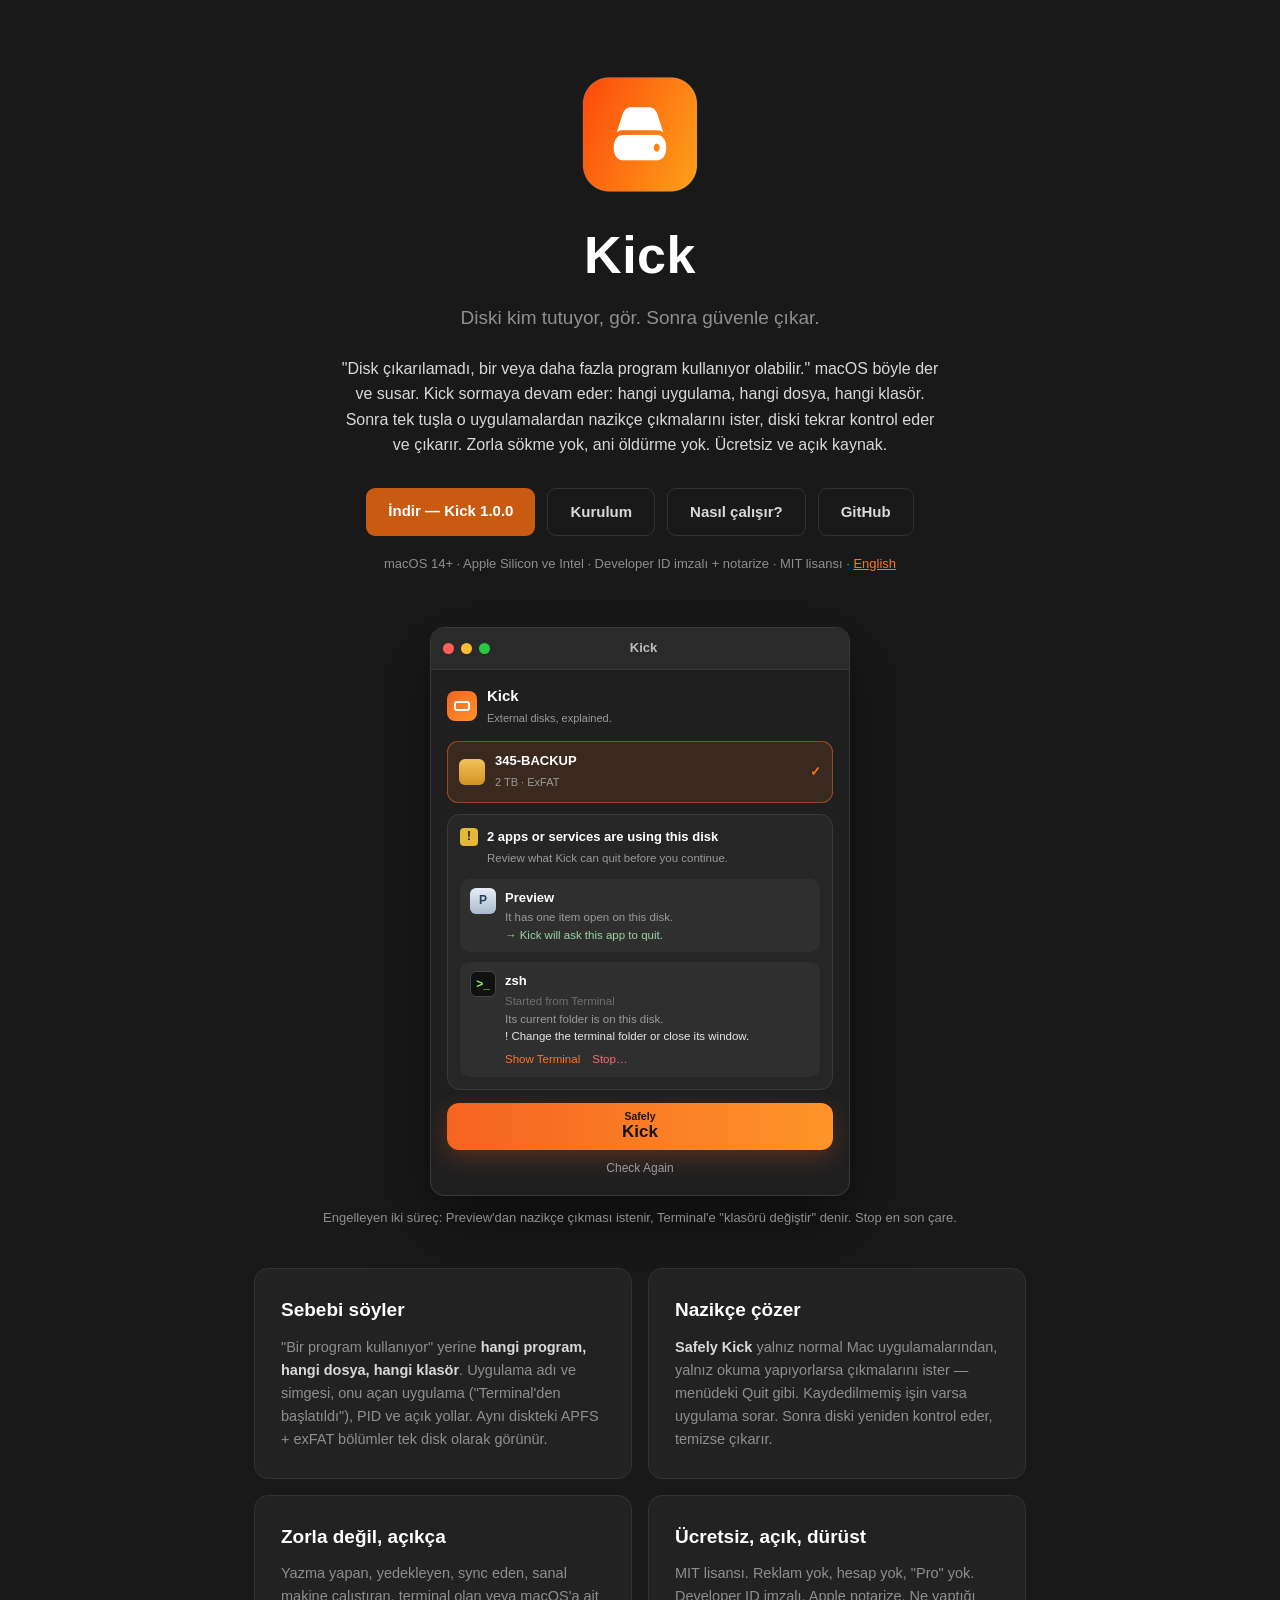
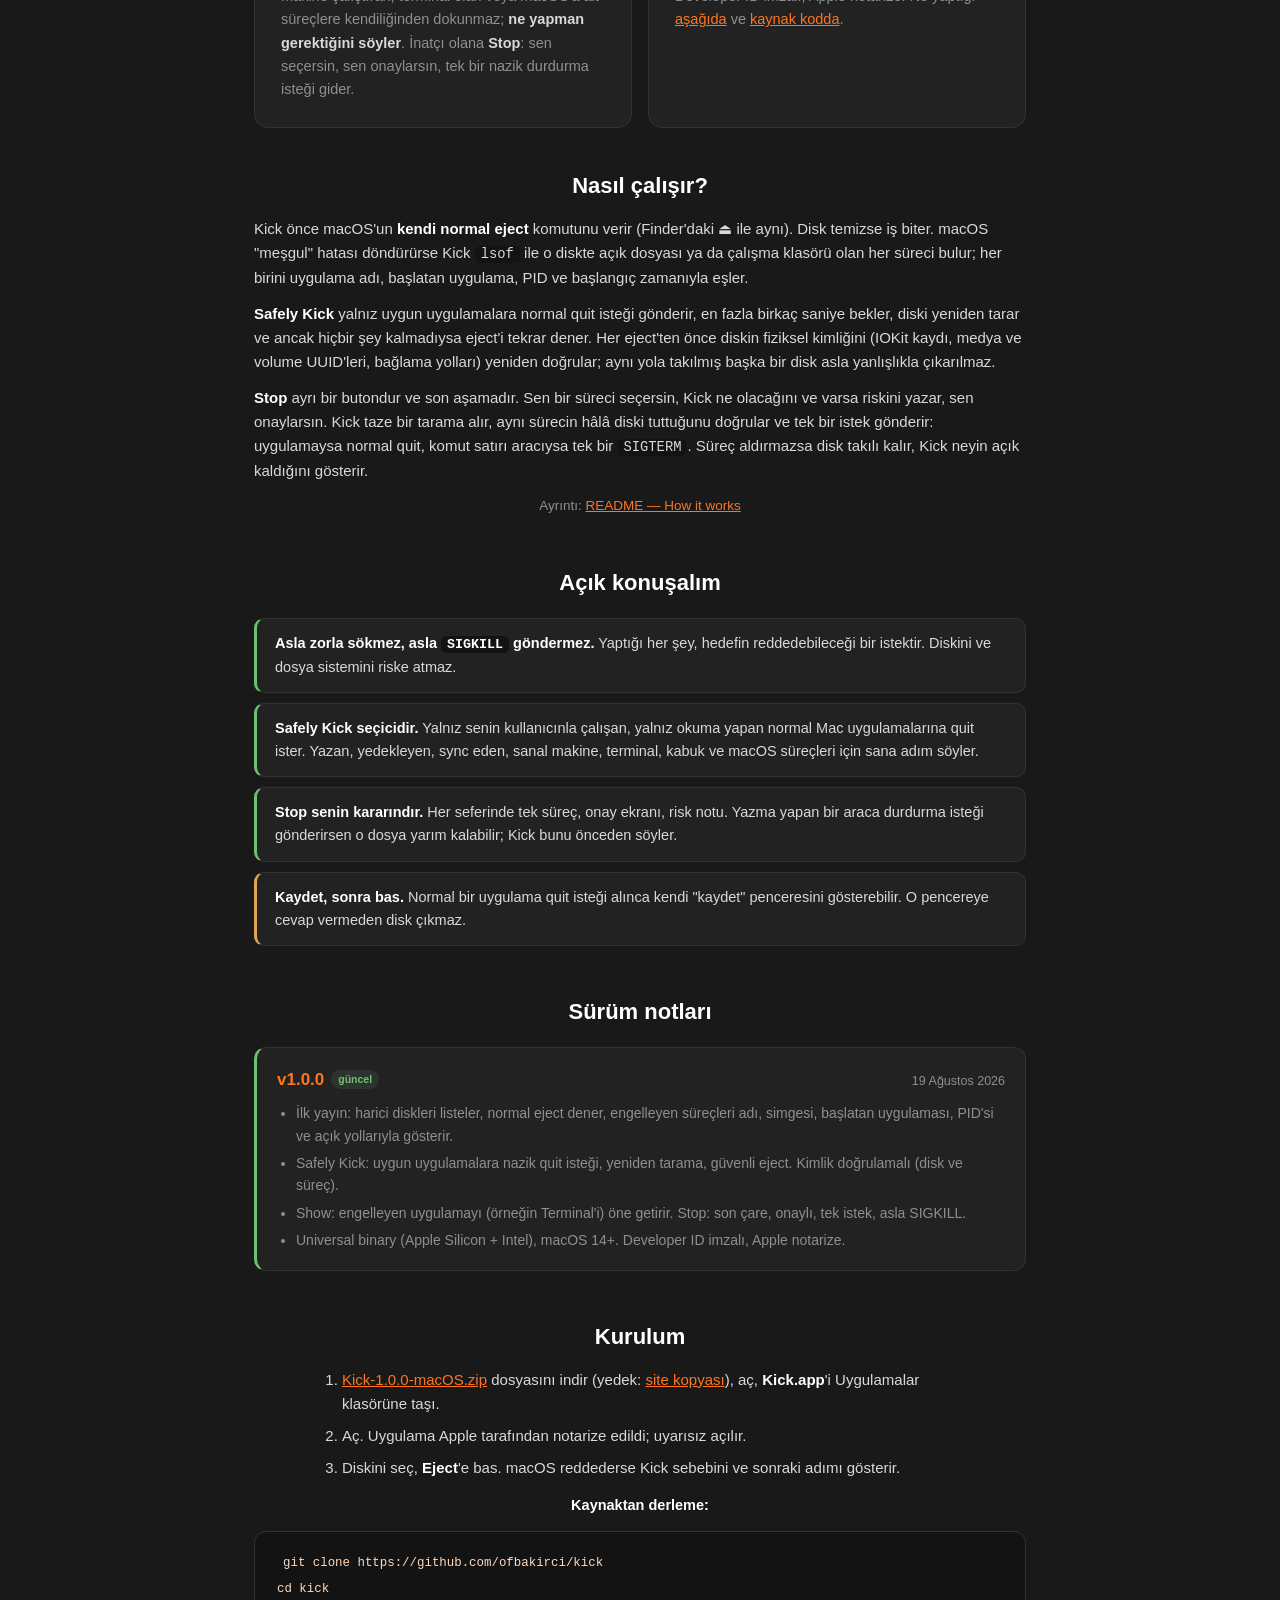
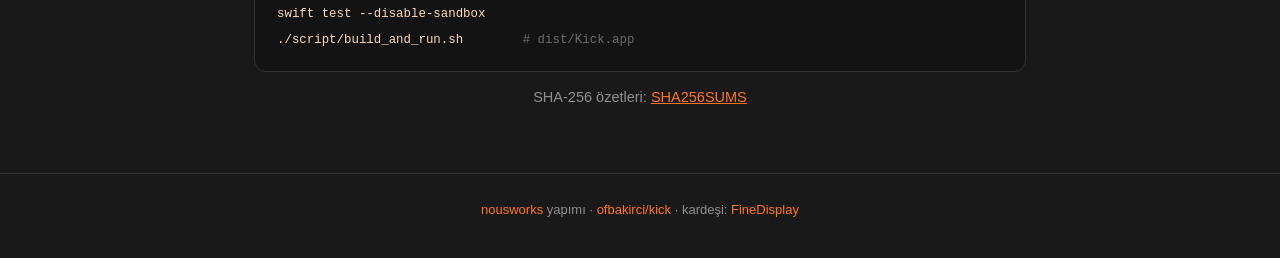
<file: site/index.html>
<!DOCTYPE html>
<html lang="tr">
<head>
<meta charset="UTF-8">
<meta name="viewport" content="width=device-width, initial-scale=1">
<title>Kick — "Disk kullanımda" diyen macOS'a kim tutuyor diye sor, sonra güvenle çıkar</title>
<meta name="description" content="macOS harici diski çıkarmıyor, 'bir program kullanıyor' diyor ama hangisi demiyor. Kick söyler: hangi uygulama, hangi dosya. Sonra nazikçe kapattırır ve diski güvenle çıkarır. Ücretsiz, açık kaynak, Apple notarize.">
<link rel="icon" href="icon.png" type="image/png">
<link rel="alternate" hreflang="en" href="https://kick.nousworks.co/en/">
<link rel="alternate" hreflang="tr" href="https://kick.nousworks.co/">
<meta property="og:title" content="Kick — diski kim tutuyor, gör; güvenle çıkar">
<meta property="og:description" content="macOS'un 'disk kullanımda' uyarısının sebebini gösterir, nazikçe çözer, diski çıkarır. Ücretsiz, açık kaynak.">
<meta property="og:image" content="https://kick.nousworks.co/icon.png">
<link rel="stylesheet" href="style.css">
</head>
<body>

<div class="wrap">

  <section class="hero">
    <img class="logo" src="icon.png" width="128" height="128" alt="Kick simgesi: turuncu zemin üzerinde harici disk">
    <h1>Kick</h1>
    <div class="tagline">Diski kim tutuyor, gör. Sonra güvenle çıkar.</div>
    <p class="pitch">"Disk çıkarılamadı, bir veya daha fazla program kullanıyor olabilir."
    macOS böyle der ve susar. Kick sormaya devam eder: hangi uygulama, hangi dosya, hangi
    klasör. Sonra tek tuşla o uygulamalardan nazikçe çıkmalarını ister, diski tekrar
    kontrol eder ve çıkarır. Zorla sökme yok, ani öldürme yok. Ücretsiz ve açık kaynak.</p>
    <div class="cta">
      <a class="btn primary" href="https://github.com/ofbakirci/kick/releases/download/v1.0.0/Kick-1.0.0-macOS.zip">İndir — Kick 1.0.0</a>
      <a class="btn ghost" href="#kurulum">Kurulum</a>
      <a class="btn ghost" href="#nasil">Nasıl çalışır?</a>
      <a class="btn ghost" href="https://github.com/ofbakirci/kick">GitHub</a>
    </div>
    <p class="meta">macOS 14+ · Apple Silicon ve Intel · Developer ID imzalı + notarize · MIT lisansı · <a href="en/">English</a></p>
  </section>

  <div class="shot" aria-label="Kick penceresi örneği">
    <div class="win">
      <div class="win-bar"><span class="dot r"></span><span class="dot y"></span><span class="dot g"></span><span class="win-title">Kick</span></div>
      <div class="win-body">
        <div class="win-head"><span class="app-ico"><i></i></span><div><b>Kick</b><small>External disks, explained.</small></div></div>
        <div class="disk"><span class="disk-ico"></span><div><b>345-BACKUP</b><small>2 TB · ExFAT</small></div><span class="check">✓</span></div>
        <div class="panel">
          <div class="panel-head"><span class="warn">!</span><div><b>2 apps or services are using this disk</b><small>Review what Kick can quit before you continue.</small></div></div>
          <div class="proc">
            <span class="proc-ico prev">P</span>
            <div class="proc-text"><b>Preview</b><small>It has one item open on this disk.</small><small class="ok">→ Kick will ask this app to quit.</small></div>
          </div>
          <div class="proc">
            <span class="proc-ico term">&gt;_</span>
            <div class="proc-text"><b>zsh</b><small class="dim">Started from Terminal</small><small>Its current folder is on this disk.</small><small class="act">! Change the terminal folder or close its window.</small><span class="links"><span>Show Terminal</span><span class="stop">Stop…</span></span></div>
          </div>
        </div>
        <div class="kick-btn"><small>Safely</small><b>Kick</b></div>
        <div class="check-again">Check Again</div>
      </div>
    </div>
    <p class="shot-caption">Engelleyen iki süreç: Preview'dan nazikçe çıkması istenir, Terminal'e "klasörü değiştir" denir. Stop en son çare.</p>
  </div>

  <section class="cards">
    <div class="card">
      <h2>Sebebi söyler</h2>
      <p>"Bir program kullanıyor" yerine <b>hangi program, hangi dosya, hangi klasör</b>.
      Uygulama adı ve simgesi, onu açan uygulama ("Terminal'den başlatıldı"), PID ve açık yollar.
      Aynı diskteki APFS + exFAT bölümler tek disk olarak görünür.</p>
    </div>
    <div class="card">
      <h2>Nazikçe çözer</h2>
      <p><b>Safely Kick</b> yalnız normal Mac uygulamalarından, yalnız okuma yapıyorlarsa
      çıkmalarını ister — menüdeki Quit gibi. Kaydedilmemiş işin varsa uygulama sorar. Sonra diski
      yeniden kontrol eder, temizse çıkarır.</p>
    </div>
    <div class="card">
      <h2>Zorla değil, açıkça</h2>
      <p>Yazma yapan, yedekleyen, sync eden, sanal makine çalıştıran, terminal olan veya macOS'a
      ait süreçlere kendiliğinden dokunmaz; <b>ne yapman gerektiğini söyler</b>. İnatçı olana
      <b>Stop</b>: sen seçersin, sen onaylarsın, tek bir nazik durdurma isteği gider.</p>
    </div>
    <div class="card">
      <h2>Ücretsiz, açık, dürüst</h2>
      <p>MIT lisansı. Reklam yok, hesap yok, "Pro" yok. Developer ID imzalı, Apple notarize.
      Ne yaptığı <a href="#nasil">aşağıda</a> ve <a href="https://github.com/ofbakirci/kick">kaynak kodda</a>.</p>
    </div>
  </section>

  <section class="how" id="nasil">
    <h2>Nasıl çalışır?</h2>
    <p>Kick önce macOS'un <b>kendi normal eject</b> komutunu verir (Finder'daki ⏏ ile aynı).
    Disk temizse iş biter. macOS "meşgul" hatası döndürürse Kick <code>lsof</code> ile o
    diskte açık dosyası ya da çalışma klasörü olan her süreci bulur; her birini uygulama adı,
    başlatan uygulama, PID ve başlangıç zamanıyla eşler.</p>
    <p><b>Safely Kick</b> yalnız uygun uygulamalara normal quit isteği gönderir, en fazla birkaç
    saniye bekler, diski yeniden tarar ve ancak hiçbir şey kalmadıysa eject'i tekrar dener. Her
    eject'ten önce diskin fiziksel kimliğini (IOKit kaydı, medya ve volume UUID'leri, bağlama
    yolları) yeniden doğrular; aynı yola takılmış başka bir disk asla yanlışlıkla çıkarılmaz.</p>
    <p><b>Stop</b> ayrı bir butondur ve son aşamadır. Sen bir süreci seçersin, Kick ne olacağını
    ve varsa riskini yazar, sen onaylarsın. Kick taze bir tarama alır, aynı sürecin hâlâ diski
    tuttuğunu doğrular ve tek bir istek gönderir: uygulamaysa normal quit, komut satırı aracıysa
    tek bir <code>SIGTERM</code>. Süreç aldırmazsa disk takılı kalır, Kick neyin açık kaldığını
    gösterir.</p>
    <p class="fine">Ayrıntı: <a href="https://github.com/ofbakirci/kick#how-it-works">README — How it works</a></p>
  </section>

  <section class="rules">
    <h2>Açık konuşalım</h2>
    <ul>
      <li><b>Asla zorla sökmez, asla <code>SIGKILL</code> göndermez.</b> Yaptığı her şey, hedefin
        reddedebileceği bir istektir. Diskini ve dosya sistemini riske atmaz.</li>
      <li><b>Safely Kick seçicidir.</b> Yalnız senin kullanıcınla çalışan, yalnız okuma yapan
        normal Mac uygulamalarına quit ister. Yazan, yedekleyen, sync eden, sanal makine, terminal,
        kabuk ve macOS süreçleri için sana adım söyler.</li>
      <li><b>Stop senin kararındır.</b> Her seferinde tek süreç, onay ekranı, risk notu. Yazma
        yapan bir araca durdurma isteği gönderirsen o dosya yarım kalabilir; Kick bunu önceden
        söyler.</li>
      <li class="w"><b>Kaydet, sonra bas.</b> Normal bir uygulama quit isteği alınca kendi "kaydet"
        penceresini gösterebilir. O pencereye cevap vermeden disk çıkmaz.</li>
    </ul>
  </section>

  <section class="changelog" id="degisiklikler">
    <h2>Sürüm notları</h2>
    <div class="release-list">
      <article class="release current">
        <div class="release-head">
          <h3><a href="https://github.com/ofbakirci/kick/releases/download/v1.0.0/Kick-1.0.0-macOS.zip">v1.0.0</a><span class="badge">güncel</span></h3>
          <time datetime="2026-08-19">19 Ağustos 2026</time>
        </div>
        <ul>
          <li>İlk yayın: harici diskleri listeler, normal eject dener, engelleyen süreçleri adı, simgesi, başlatan uygulaması, PID'si ve açık yollarıyla gösterir.</li>
          <li>Safely Kick: uygun uygulamalara nazik quit isteği, yeniden tarama, güvenli eject. Kimlik doğrulamalı (disk ve süreç).</li>
          <li>Show: engelleyen uygulamayı (örneğin Terminal'i) öne getirir. Stop: son çare, onaylı, tek istek, asla SIGKILL.</li>
          <li>Universal binary (Apple Silicon + Intel), macOS 14+. Developer ID imzalı, Apple notarize.</li>
        </ul>
      </article>
    </div>
  </section>

  <section class="install" id="kurulum">
    <h2>Kurulum</h2>
    <ol class="steps">
      <li><a href="https://github.com/ofbakirci/kick/releases/download/v1.0.0/Kick-1.0.0-macOS.zip">Kick-1.0.0-macOS.zip</a> dosyasını indir (yedek: <a href="dl/Kick-1.0.0-macOS.zip">site kopyası</a>), aç, <b>Kick.app</b>'i Uygulamalar klasörüne taşı.</li>
      <li>Aç. Uygulama Apple tarafından notarize edildi; uyarısız açılır.</li>
      <li>Diskini seç, <b>Eject</b>'e bas. macOS reddederse Kick sebebini ve sonraki adımı gösterir.</li>
    </ol>
    <p><b style="color:#fff">Kaynaktan derleme:</b></p>
<pre><code>git clone https://github.com/ofbakirci/kick
cd kick
swift test --disable-sandbox
./script/build_and_run.sh        <span class="c"># dist/Kick.app</span></code></pre>
    <p class="note">SHA-256 özetleri: <a href="dl/SHA256SUMS">SHA256SUMS</a></p>
  </section>

</div>

<footer>
  <div class="wrap">
    <a href="https://nousworks.co">nousworks</a> yapımı ·
    <a href="https://github.com/ofbakirci/kick">ofbakirci/kick</a> ·
    kardeşi: <a href="https://finedisplay.nousworks.co">FineDisplay</a>
  </div>
</footer>

</body>
</html>
</file>
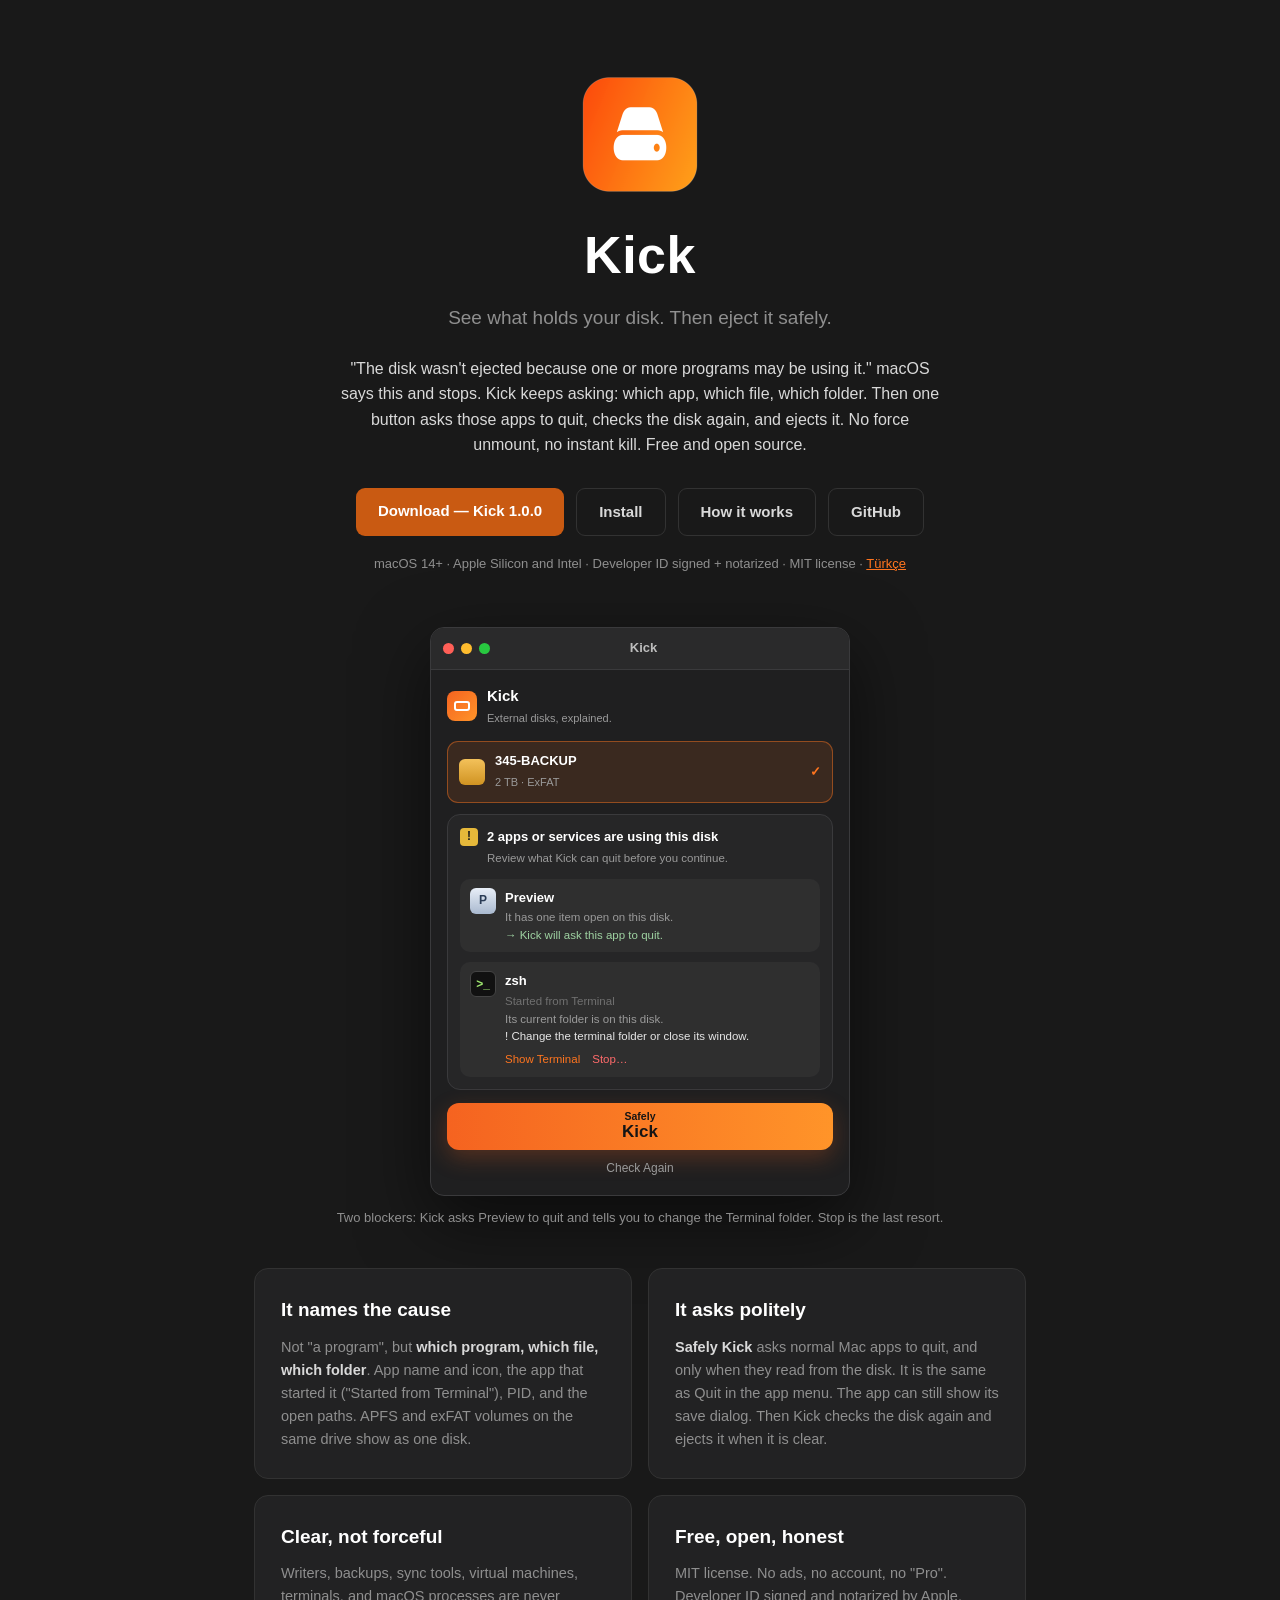
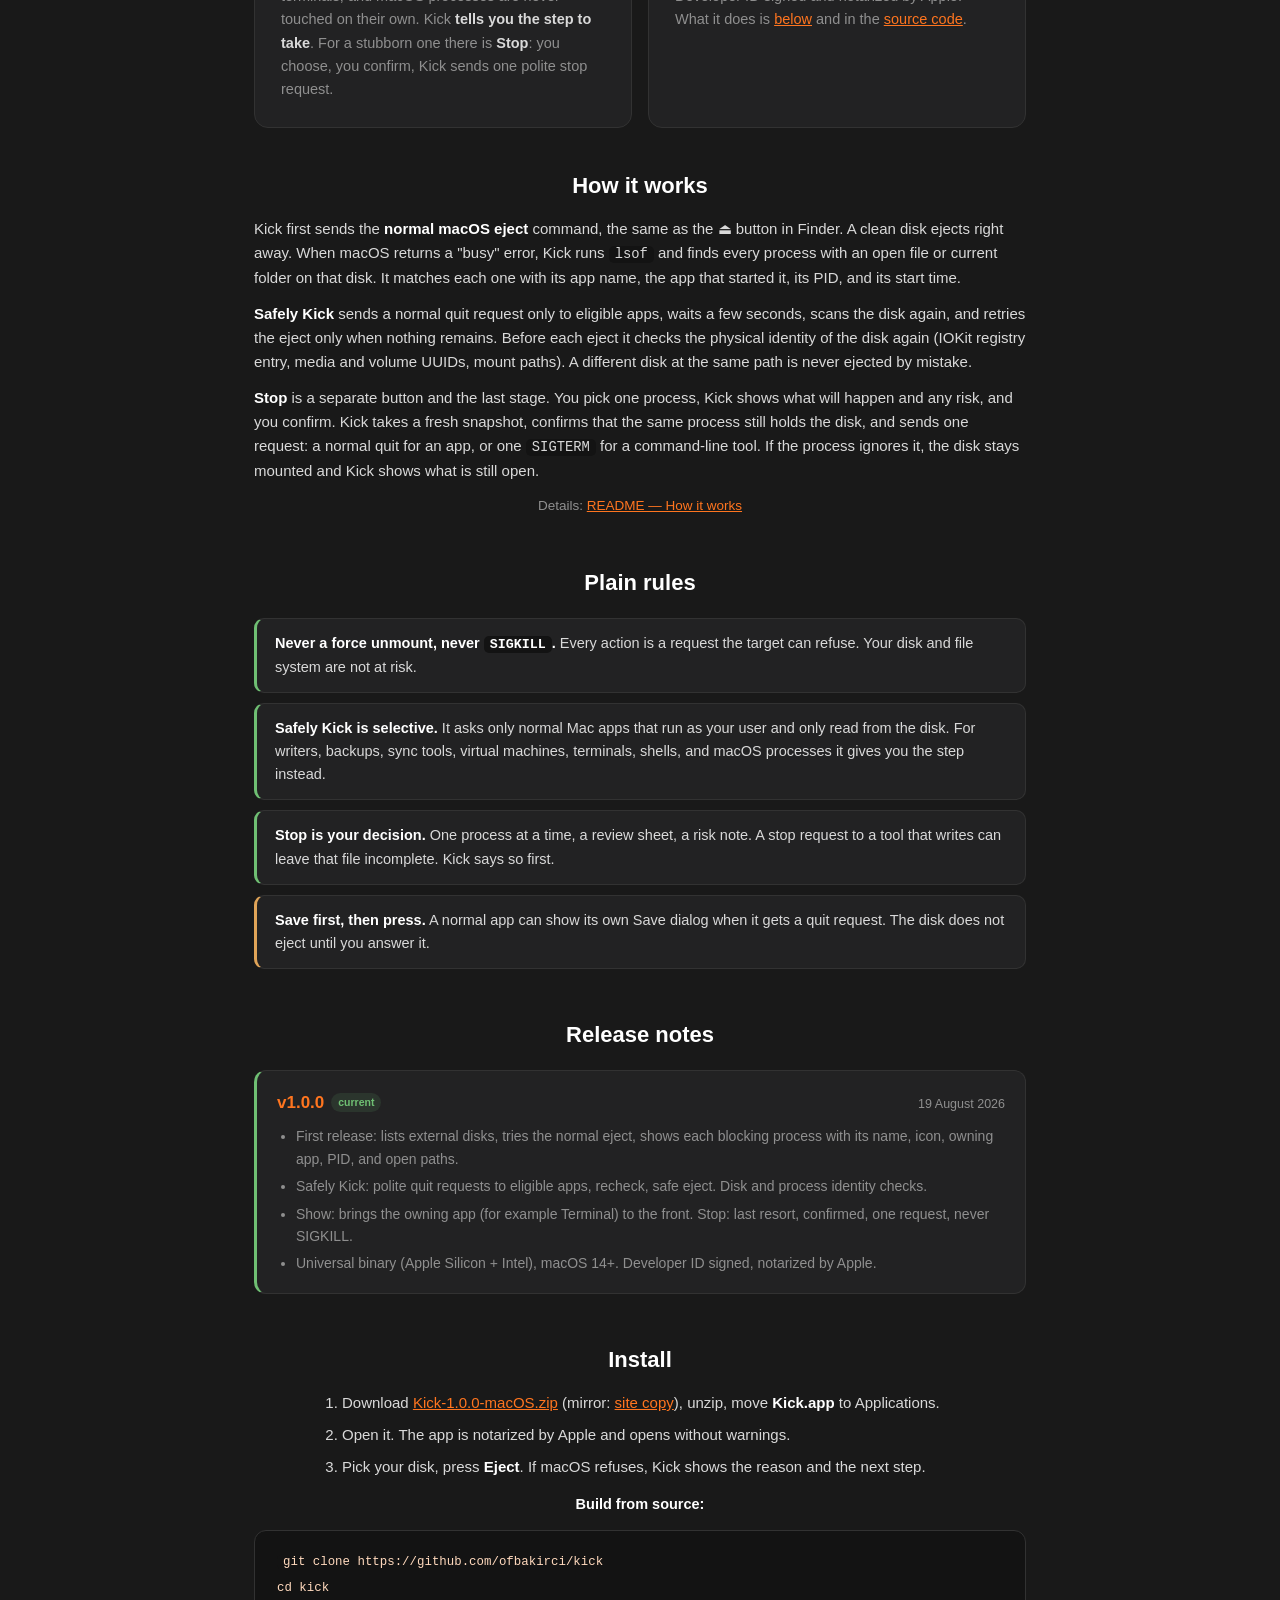
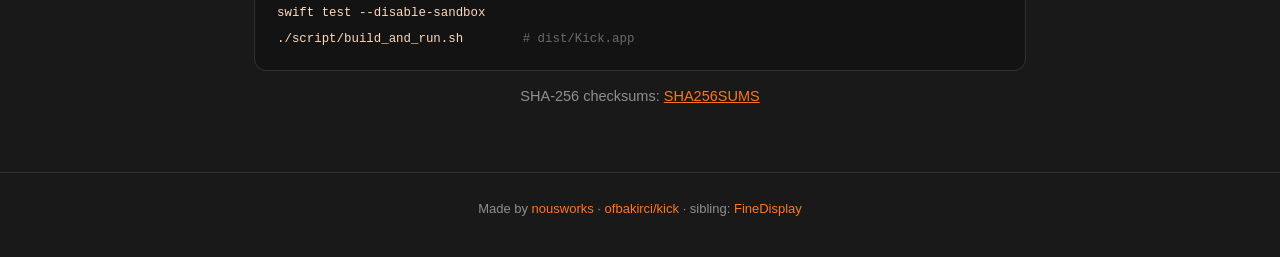
<file: site/en/index.html>
<!DOCTYPE html>
<html lang="en">
<head>
<meta charset="UTF-8">
<meta name="viewport" content="width=device-width, initial-scale=1">
<title>Kick — See what holds your external disk, then eject it safely</title>
<meta name="description" content="macOS says the disk is in use but does not say which program. Kick shows the app, the file, the folder. Then it asks the app to quit and ejects the disk safely. Free, open source, notarized by Apple.">
<link rel="icon" href="../icon.png" type="image/png">
<link rel="alternate" hreflang="tr" href="https://kick.nousworks.co/">
<link rel="alternate" hreflang="en" href="https://kick.nousworks.co/en/">
<meta property="og:title" content="Kick — see what holds your disk, eject it safely">
<meta property="og:description" content="Explains the macOS 'disk in use' error, releases it politely, ejects the disk. Free, open source.">
<meta property="og:image" content="https://kick.nousworks.co/icon.png">
<link rel="stylesheet" href="../style.css">
</head>
<body>

<div class="wrap">

  <section class="hero">
    <img class="logo" src="../icon.png" width="128" height="128" alt="Kick icon: external disk on an orange tile">
    <h1>Kick</h1>
    <div class="tagline">See what holds your disk. Then eject it safely.</div>
    <p class="pitch">"The disk wasn't ejected because one or more programs may be using it."
    macOS says this and stops. Kick keeps asking: which app, which file, which folder.
    Then one button asks those apps to quit, checks the disk again, and ejects it.
    No force unmount, no instant kill. Free and open source.</p>
    <div class="cta">
      <a class="btn primary" href="https://github.com/ofbakirci/kick/releases/download/v1.0.0/Kick-1.0.0-macOS.zip">Download — Kick 1.0.0</a>
      <a class="btn ghost" href="#install">Install</a>
      <a class="btn ghost" href="#how">How it works</a>
      <a class="btn ghost" href="https://github.com/ofbakirci/kick">GitHub</a>
    </div>
    <p class="meta">macOS 14+ · Apple Silicon and Intel · Developer ID signed + notarized · MIT license · <a href="../">Türkçe</a></p>
  </section>

  <div class="shot" aria-label="Example of the Kick window">
    <div class="win">
      <div class="win-bar"><span class="dot r"></span><span class="dot y"></span><span class="dot g"></span><span class="win-title">Kick</span></div>
      <div class="win-body">
        <div class="win-head"><span class="app-ico"><i></i></span><div><b>Kick</b><small>External disks, explained.</small></div></div>
        <div class="disk"><span class="disk-ico"></span><div><b>345-BACKUP</b><small>2 TB · ExFAT</small></div><span class="check">✓</span></div>
        <div class="panel">
          <div class="panel-head"><span class="warn">!</span><div><b>2 apps or services are using this disk</b><small>Review what Kick can quit before you continue.</small></div></div>
          <div class="proc">
            <span class="proc-ico prev">P</span>
            <div class="proc-text"><b>Preview</b><small>It has one item open on this disk.</small><small class="ok">→ Kick will ask this app to quit.</small></div>
          </div>
          <div class="proc">
            <span class="proc-ico term">&gt;_</span>
            <div class="proc-text"><b>zsh</b><small class="dim">Started from Terminal</small><small>Its current folder is on this disk.</small><small class="act">! Change the terminal folder or close its window.</small><span class="links"><span>Show Terminal</span><span class="stop">Stop…</span></span></div>
          </div>
        </div>
        <div class="kick-btn"><small>Safely</small><b>Kick</b></div>
        <div class="check-again">Check Again</div>
      </div>
    </div>
    <p class="shot-caption">Two blockers: Kick asks Preview to quit and tells you to change the Terminal folder. Stop is the last resort.</p>
  </div>

  <section class="cards">
    <div class="card">
      <h2>It names the cause</h2>
      <p>Not "a program", but <b>which program, which file, which folder</b>. App name and icon,
      the app that started it ("Started from Terminal"), PID, and the open paths. APFS and exFAT
      volumes on the same drive show as one disk.</p>
    </div>
    <div class="card">
      <h2>It asks politely</h2>
      <p><b>Safely Kick</b> asks normal Mac apps to quit, and only when they read from the disk.
      It is the same as Quit in the app menu. The app can still show its save dialog. Then Kick
      checks the disk again and ejects it when it is clear.</p>
    </div>
    <div class="card">
      <h2>Clear, not forceful</h2>
      <p>Writers, backups, sync tools, virtual machines, terminals, and macOS processes are never
      touched on their own. Kick <b>tells you the step to take</b>. For a stubborn one there is
      <b>Stop</b>: you choose, you confirm, Kick sends one polite stop request.</p>
    </div>
    <div class="card">
      <h2>Free, open, honest</h2>
      <p>MIT license. No ads, no account, no "Pro". Developer ID signed and notarized by Apple.
      What it does is <a href="#how">below</a> and in the <a href="https://github.com/ofbakirci/kick">source code</a>.</p>
    </div>
  </section>

  <section class="how" id="how">
    <h2>How it works</h2>
    <p>Kick first sends the <b>normal macOS eject</b> command, the same as the ⏏ button in Finder.
    A clean disk ejects right away. When macOS returns a "busy" error, Kick runs <code>lsof</code>
    and finds every process with an open file or current folder on that disk. It matches each one
    with its app name, the app that started it, its PID, and its start time.</p>
    <p><b>Safely Kick</b> sends a normal quit request only to eligible apps, waits a few seconds,
    scans the disk again, and retries the eject only when nothing remains. Before each eject it
    checks the physical identity of the disk again (IOKit registry entry, media and volume UUIDs,
    mount paths). A different disk at the same path is never ejected by mistake.</p>
    <p><b>Stop</b> is a separate button and the last stage. You pick one process, Kick shows what
    will happen and any risk, and you confirm. Kick takes a fresh snapshot, confirms that the same
    process still holds the disk, and sends one request: a normal quit for an app, or one
    <code>SIGTERM</code> for a command-line tool. If the process ignores it, the disk stays mounted
    and Kick shows what is still open.</p>
    <p class="fine">Details: <a href="https://github.com/ofbakirci/kick#how-it-works">README — How it works</a></p>
  </section>

  <section class="rules">
    <h2>Plain rules</h2>
    <ul>
      <li><b>Never a force unmount, never <code>SIGKILL</code>.</b> Every action is a request the
        target can refuse. Your disk and file system are not at risk.</li>
      <li><b>Safely Kick is selective.</b> It asks only normal Mac apps that run as your user and
        only read from the disk. For writers, backups, sync tools, virtual machines, terminals,
        shells, and macOS processes it gives you the step instead.</li>
      <li><b>Stop is your decision.</b> One process at a time, a review sheet, a risk note. A stop
        request to a tool that writes can leave that file incomplete. Kick says so first.</li>
      <li class="w"><b>Save first, then press.</b> A normal app can show its own Save dialog when it
        gets a quit request. The disk does not eject until you answer it.</li>
    </ul>
  </section>

  <section class="changelog" id="changelog">
    <h2>Release notes</h2>
    <div class="release-list">
      <article class="release current">
        <div class="release-head">
          <h3><a href="https://github.com/ofbakirci/kick/releases/download/v1.0.0/Kick-1.0.0-macOS.zip">v1.0.0</a><span class="badge">current</span></h3>
          <time datetime="2026-08-19">19 August 2026</time>
        </div>
        <ul>
          <li>First release: lists external disks, tries the normal eject, shows each blocking process with its name, icon, owning app, PID, and open paths.</li>
          <li>Safely Kick: polite quit requests to eligible apps, recheck, safe eject. Disk and process identity checks.</li>
          <li>Show: brings the owning app (for example Terminal) to the front. Stop: last resort, confirmed, one request, never SIGKILL.</li>
          <li>Universal binary (Apple Silicon + Intel), macOS 14+. Developer ID signed, notarized by Apple.</li>
        </ul>
      </article>
    </div>
  </section>

  <section class="install" id="install">
    <h2>Install</h2>
    <ol class="steps">
      <li>Download <a href="https://github.com/ofbakirci/kick/releases/download/v1.0.0/Kick-1.0.0-macOS.zip">Kick-1.0.0-macOS.zip</a> (mirror: <a href="../dl/Kick-1.0.0-macOS.zip">site copy</a>), unzip, move <b>Kick.app</b> to Applications.</li>
      <li>Open it. The app is notarized by Apple and opens without warnings.</li>
      <li>Pick your disk, press <b>Eject</b>. If macOS refuses, Kick shows the reason and the next step.</li>
    </ol>
    <p><b style="color:#fff">Build from source:</b></p>
<pre><code>git clone https://github.com/ofbakirci/kick
cd kick
swift test --disable-sandbox
./script/build_and_run.sh        <span class="c"># dist/Kick.app</span></code></pre>
    <p class="note">SHA-256 checksums: <a href="../dl/SHA256SUMS">SHA256SUMS</a></p>
  </section>

</div>

<footer>
  <div class="wrap">
    Made by <a href="https://nousworks.co">nousworks</a> ·
    <a href="https://github.com/ofbakirci/kick">ofbakirci/kick</a> ·
    sibling: <a href="https://finedisplay.nousworks.co">FineDisplay</a>
  </div>
</footer>

</body>
</html>
</file>
<file: site/style.css>
* { margin: 0; padding: 0; box-sizing: border-box; }
:root {
  --bg: #191919;
  --card: #222223;
  --edge: #323232;
  --text: #d9d9d9;
  --dim: #8f8f8f;
  --accent: #ff751f;
  --accent-dim: #c95a12;
  --ok: #6fbf73;
  --warn: #e0a458;
}
html { scroll-behavior: smooth; }
body {
  background: var(--bg);
  color: var(--text);
  font-family: -apple-system, BlinkMacSystemFont, "Segoe UI", sans-serif;
  line-height: 1.6;
  -webkit-font-smoothing: antialiased;
}
a { color: var(--accent); }
code { font-family: "SF Mono", ui-monospace, Menlo, monospace; font-size: 0.92em; background: #131313; padding: 1px 6px; border-radius: 5px; }
.wrap { max-width: 820px; margin: 0 auto; padding: 0 24px; }

.hero { padding: 72px 0 40px; text-align: center; }
.logo { width: 128px; height: 128px; margin: 0 auto 14px; display: block; }
.hero h1 { font-size: 52px; font-weight: 800; letter-spacing: 0.5px; color: #fff; }
.hero .tagline { color: var(--dim); font-size: 19px; margin-top: 6px; }
.hero .pitch { max-width: 600px; margin: 22px auto 0; font-size: 16px; }
.hero .cta { margin-top: 30px; display: flex; gap: 12px; justify-content: center; flex-wrap: wrap; }
.hero .meta { margin-top: 18px; color: var(--dim); font-size: 13px; }
.btn { display: inline-block; padding: 11px 22px; border-radius: 9px; text-decoration: none; font-weight: 600; font-size: 15px; }
.btn.primary { background: var(--accent-dim); color: #fff; }
.btn.primary:hover { background: var(--accent); }
.btn.ghost { border: 1px solid var(--edge); color: var(--text); }
.btn.ghost:hover { border-color: var(--accent); color: #fff; }

/* window mockup */
.shot { display: flex; flex-direction: column; align-items: center; margin: 12px 0 8px; }
.win {
  width: 100%; max-width: 420px;
  background: #1f1f20;
  border: 1px solid #3a3a3c;
  border-radius: 14px;
  box-shadow: 0 24px 70px rgba(0,0,0,0.55);
  font-size: 13px;
  color: #e6e6e6;
  overflow: hidden;
}
.win-bar { display: flex; align-items: center; gap: 7px; padding: 10px 12px; background: #2a2a2b; border-bottom: 1px solid #3a3a3c; }
.win-bar .dot { width: 11px; height: 11px; border-radius: 50%; display: inline-block; }
.win-bar .r { background: #ff5f57; } .win-bar .y { background: #febc2e; } .win-bar .g { background: #28c840; }
.win-bar .win-title { flex: 1; text-align: center; color: #bdbdbd; font-weight: 600; margin-right: 47px; }
.win-body { padding: 14px 16px 16px; display: grid; gap: 11px; }
.win-head { display: flex; align-items: center; gap: 10px; margin-bottom: 2px; }
.win-head .app-ico { width: 30px; height: 30px; border-radius: 8px; background: linear-gradient(135deg, #f56320, #ff9429); display: flex; align-items: center; justify-content: center; }
.win-head .app-ico i { width: 16px; height: 10px; border: 2px solid #fff; border-radius: 3px; display: block; }
.win-head b { color: #fff; font-size: 15px; display: block; }
.win-head small { color: #9a9a9a; font-size: 11px; }
.disk { display: flex; align-items: center; gap: 10px; padding: 9px 11px; border-radius: 11px; background: rgba(255,117,31,0.12); border: 1px solid rgba(255,117,31,0.45); }
.disk .disk-ico { width: 26px; height: 26px; border-radius: 6px; background: linear-gradient(#f3c15a, #d09322); display: inline-block; }
.disk b { color: #fff; display: block; font-size: 13px; }
.disk small { color: #9a9a9a; font-size: 11px; }
.disk .check { margin-left: auto; color: var(--accent); font-weight: 700; }
.panel { border: 1px solid #3a3a3c; border-radius: 13px; padding: 12px; background: #262627; display: grid; gap: 10px; }
.panel-head { display: flex; gap: 9px; align-items: flex-start; }
.panel-head .warn { width: 18px; height: 18px; border-radius: 4px; background: #e5b83a; color: #1b1b1b; font-weight: 800; font-size: 12px; display: flex; align-items: center; justify-content: center; flex: 0 0 auto; margin-top: 1px; }
.panel-head b { color: #fff; display: block; }
.panel-head small { color: #9a9a9a; font-size: 11.5px; }
.proc { display: flex; gap: 9px; padding: 9px 10px; border-radius: 10px; background: rgba(255,255,255,0.04); }
.proc-ico { width: 26px; height: 26px; border-radius: 6px; flex: 0 0 auto; display: flex; align-items: center; justify-content: center; font-weight: 700; font-size: 12px; }
.proc-ico.term { background: #111; color: #9fe870; border: 1px solid #444; }
.proc-ico.prev { background: linear-gradient(#e8eef7, #a9b9cf); color: #2a3b55; }
.proc-text { display: grid; gap: 2px; min-width: 0; }
.proc-text b { color: #fff; }
.proc-text small { color: #9a9a9a; font-size: 11.5px; line-height: 1.35; }
.proc-text small.dim { color: #707070; }
.proc-text small.act { color: #e6e6e6; }
.proc-text small.ok { color: #9fd3a2; }
.proc-text .links { margin-top: 3px; display: flex; gap: 12px; font-size: 11.5px; }
.proc-text .links span { color: var(--accent); }
.proc-text .links span.stop { color: #ff6b6b; }
.kick-btn { margin-top: 2px; border-radius: 12px; padding: 8px 0 9px; text-align: center; background: linear-gradient(90deg, #f56320, #ff9429); color: #151515; box-shadow: 0 8px 22px rgba(245,99,32,0.25); line-height: 1.1; }
.kick-btn small { display: block; font-size: 10.5px; font-weight: 700; }
.kick-btn b { display: block; font-size: 17px; font-weight: 800; }
.check-again { text-align: center; color: #9a9a9a; font-size: 12px; margin-top: -2px; }
.shot-caption { color: var(--dim); font-size: 13px; margin-top: 12px; text-align: center; }

.cards { display: grid; grid-template-columns: 1fr 1fr; gap: 16px; margin: 40px 0; }
@media (max-width: 640px) { .cards { grid-template-columns: 1fr; } }
.card { background: var(--card); border: 1px solid var(--edge); border-radius: 14px; padding: 26px; }
.card h2 { color: #fff; font-size: 19px; margin-bottom: 10px; }
.card p { color: var(--dim); font-size: 14.5px; }
.card p b { color: var(--text); font-weight: 600; }

.how { margin: 24px 0 48px; }
.how h2 { color: #fff; font-size: 22px; margin-bottom: 14px; text-align: center; }
.how p { color: var(--text); font-size: 15px; margin-bottom: 12px; }
.how p b { color: #fff; }
.how .fine { color: var(--dim); font-size: 13.5px; text-align: center; }

.rules { margin: 24px 0 48px; }
.rules h2 { color: #fff; font-size: 22px; margin-bottom: 18px; text-align: center; }
.rules ul { list-style: none; display: grid; gap: 10px; }
.rules li { background: var(--card); border: 1px solid var(--edge); border-left: 3px solid var(--ok); border-radius: 10px; padding: 13px 18px; font-size: 14.5px; }
.rules li b { color: #fff; }
.rules li.w { border-left-color: var(--warn); }

.changelog { margin: 24px 0 48px; }
.changelog > h2 { color: #fff; font-size: 22px; margin-bottom: 18px; text-align: center; }
.release-list { display: grid; gap: 12px; }
.release { background: var(--card); border: 1px solid var(--edge); border-radius: 12px; padding: 18px 20px; }
.release.current { border-left: 3px solid var(--ok); }
.release-head { display: flex; align-items: baseline; justify-content: space-between; gap: 14px; margin-bottom: 9px; }
.release h3 { font-size: 17px; color: #fff; }
.release h3 a { color: var(--accent); text-decoration: none; }
.release h3 a:hover { text-decoration: underline; }
.release .badge { display: inline-block; margin-left: 7px; padding: 1px 7px; border-radius: 999px; background: rgba(111,191,115,0.12); color: var(--ok); font-size: 10.5px; font-weight: 600; vertical-align: 2px; }
.release time { flex: 0 0 auto; color: var(--dim); font-size: 12.5px; }
.release ul { margin-left: 19px; color: var(--dim); font-size: 14px; }
.release li + li { margin-top: 5px; }
@media (max-width: 480px) { .release-head { display: block; } .release time { display: block; margin-top: 2px; } }

.install { margin: 24px 0 64px; }
.install h2 { color: #fff; font-size: 22px; margin-bottom: 14px; text-align: center; }
.install p { color: var(--dim); text-align: center; margin: 14px 0; font-size: 14.5px; }
.steps { margin: 0 auto 10px; max-width: 640px; padding-left: 22px; color: var(--text); font-size: 15px; }
.steps li { margin-bottom: 8px; }
.steps li b { color: #fff; }
pre { background: #131313; border: 1px solid var(--edge); border-radius: 12px; padding: 18px 22px; overflow-x: auto; font-family: "SF Mono", ui-monospace, Menlo, monospace; font-size: 13.5px; line-height: 1.9; color: #ffd9bd; }
pre .c { color: #6a6a6a; }
.note { color: var(--dim); font-size: 13px; text-align: center; margin-top: 12px; }

footer { border-top: 1px solid var(--edge); padding: 26px 0 40px; text-align: center; color: var(--dim); font-size: 13px; }
footer a { color: var(--accent); text-decoration: none; }
footer a:hover { text-decoration: underline; }
</file>
